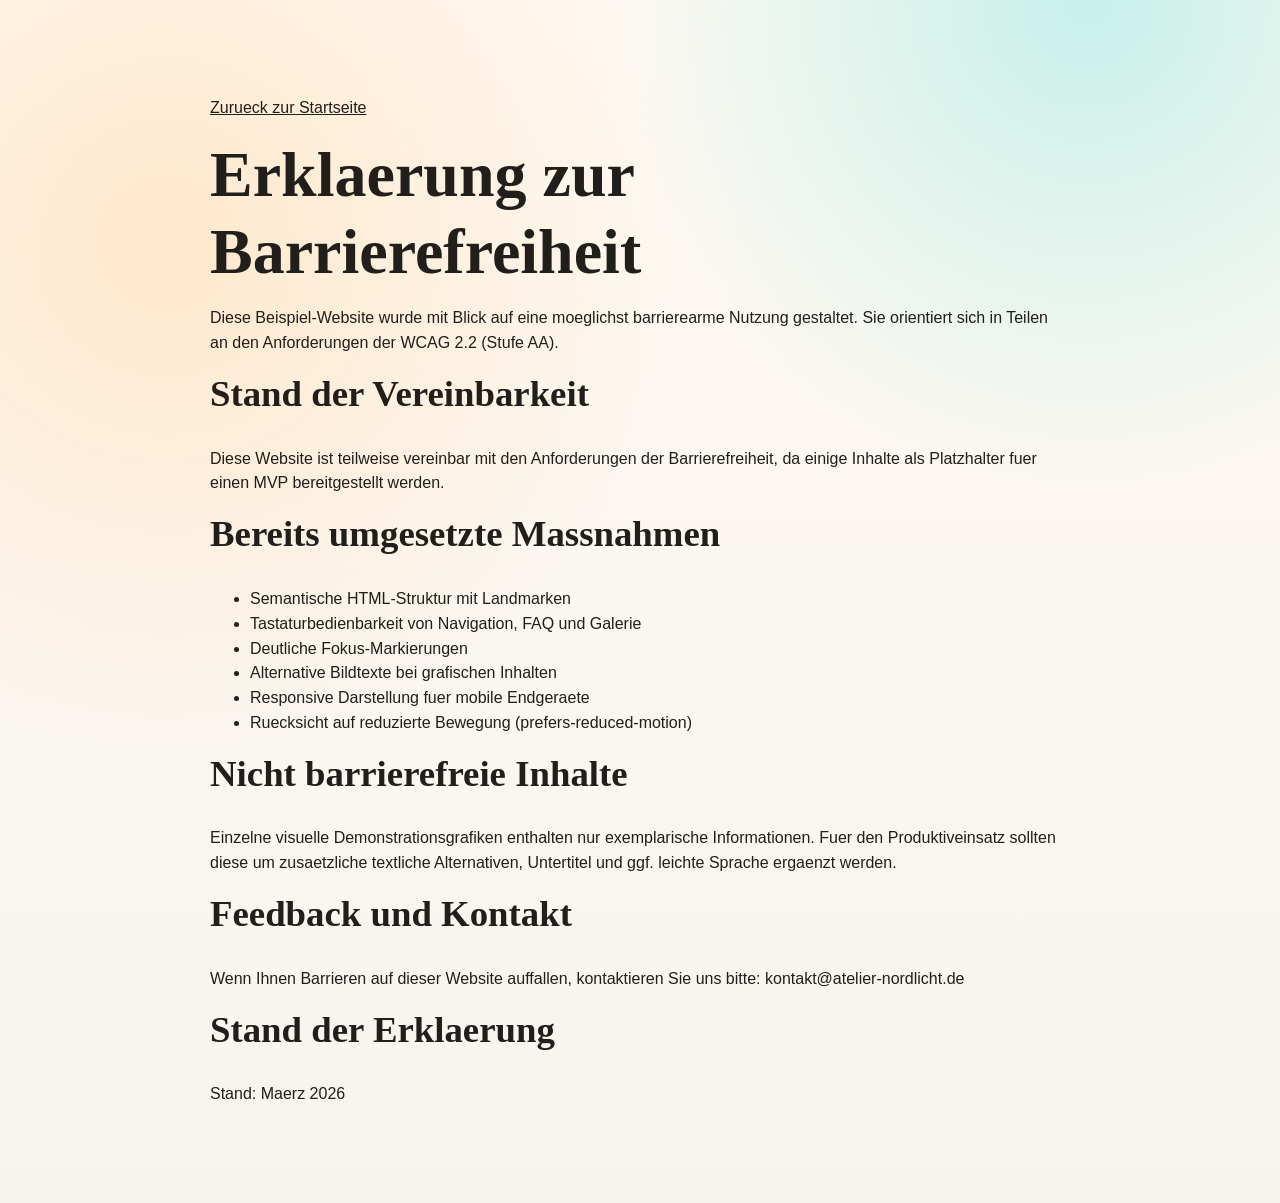
<file: barrierefreiheit.html>
<!DOCTYPE html>
<html lang="de">
  <head>
    <meta charset="UTF-8" />
    <meta name="viewport" content="width=device-width, initial-scale=1.0" />
    <title>Erklaerung zur Barrierefreiheit | Atelier Nordlicht</title>
    <link rel="stylesheet" href="./styles.css" />
  </head>
  <body>
    <main class="section">
      <div class="container" style="max-width: 860px">
        <p><a href="./index.html">Zurueck zur Startseite</a></p>
        <h1>Erklaerung zur Barrierefreiheit</h1>
        <p>
          Diese Beispiel-Website wurde mit Blick auf eine moeglichst barrierearme Nutzung gestaltet.
          Sie orientiert sich in Teilen an den Anforderungen der WCAG 2.2 (Stufe AA).
        </p>

        <h2>Stand der Vereinbarkeit</h2>
        <p>
          Diese Website ist teilweise vereinbar mit den Anforderungen der Barrierefreiheit,
          da einige Inhalte als Platzhalter fuer einen MVP bereitgestellt werden.
        </p>

        <h2>Bereits umgesetzte Massnahmen</h2>
        <ul>
          <li>Semantische HTML-Struktur mit Landmarken</li>
          <li>Tastaturbedienbarkeit von Navigation, FAQ und Galerie</li>
          <li>Deutliche Fokus-Markierungen</li>
          <li>Alternative Bildtexte bei grafischen Inhalten</li>
          <li>Responsive Darstellung fuer mobile Endgeraete</li>
          <li>Ruecksicht auf reduzierte Bewegung (prefers-reduced-motion)</li>
        </ul>

        <h2>Nicht barrierefreie Inhalte</h2>
        <p>
          Einzelne visuelle Demonstrationsgrafiken enthalten nur exemplarische Informationen.
          Fuer den Produktiveinsatz sollten diese um zusaetzliche textliche Alternativen,
          Untertitel und ggf. leichte Sprache ergaenzt werden.
        </p>

        <h2>Feedback und Kontakt</h2>
        <p>
          Wenn Ihnen Barrieren auf dieser Website auffallen, kontaktieren Sie uns bitte:
          kontakt@atelier-nordlicht.de
        </p>

        <h2>Stand der Erklaerung</h2>
        <p>Stand: Maerz 2026</p>
      </div>
    </main>
  </body>
</html>
</file>
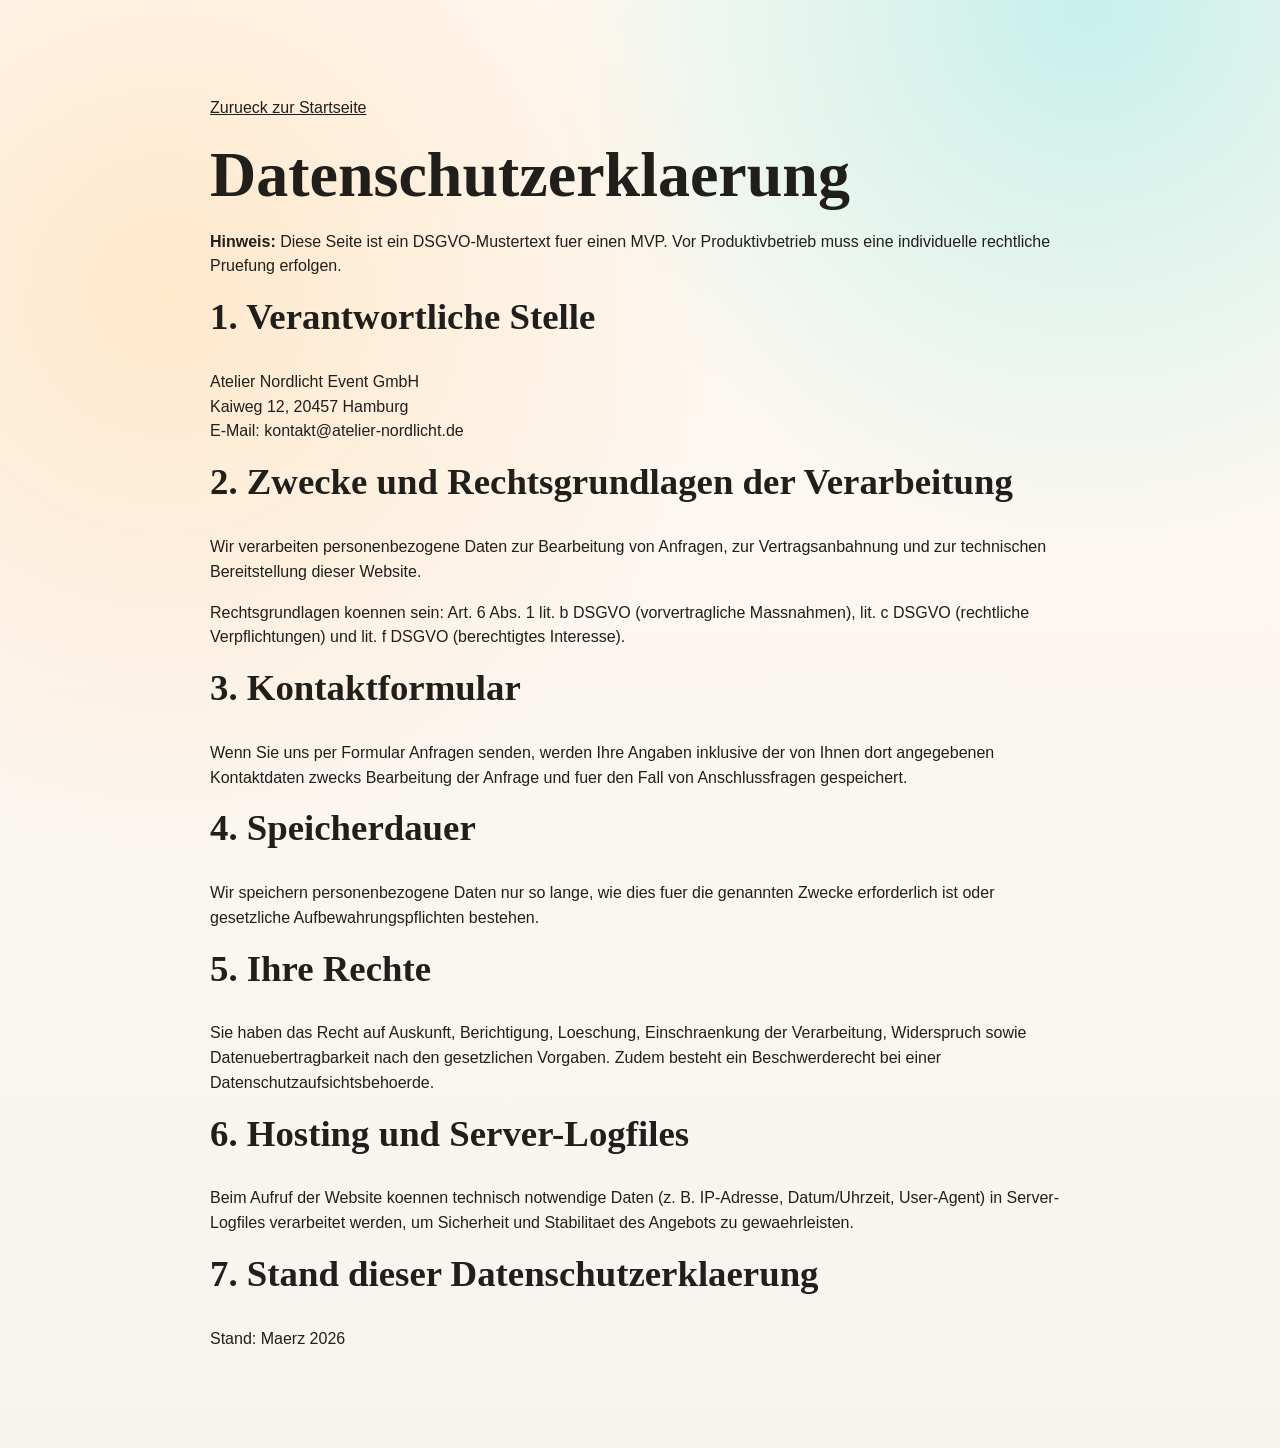
<file: datenschutz.html>
<!DOCTYPE html>
<html lang="de">
  <head>
    <meta charset="UTF-8" />
    <meta name="viewport" content="width=device-width, initial-scale=1.0" />
    <title>Datenschutz | Atelier Nordlicht</title>
    <link rel="stylesheet" href="./styles.css" />
  </head>
  <body>
    <main class="section">
      <div class="container" style="max-width: 860px">
        <p><a href="./index.html">Zurueck zur Startseite</a></p>
        <h1>Datenschutzerklaerung</h1>
        <p>
          <strong>Hinweis:</strong> Diese Seite ist ein DSGVO-Mustertext fuer einen MVP.
          Vor Produktivbetrieb muss eine individuelle rechtliche Pruefung erfolgen.
        </p>

        <h2>1. Verantwortliche Stelle</h2>
        <p>
          Atelier Nordlicht Event GmbH<br />
          Kaiweg 12, 20457 Hamburg<br />
          E-Mail: kontakt@atelier-nordlicht.de
        </p>

        <h2>2. Zwecke und Rechtsgrundlagen der Verarbeitung</h2>
        <p>
          Wir verarbeiten personenbezogene Daten zur Bearbeitung von Anfragen, zur
          Vertragsanbahnung und zur technischen Bereitstellung dieser Website.
        </p>
        <p>
          Rechtsgrundlagen koennen sein: Art. 6 Abs. 1 lit. b DSGVO (vorvertragliche Massnahmen),
          lit. c DSGVO (rechtliche Verpflichtungen) und lit. f DSGVO (berechtigtes Interesse).
        </p>

        <h2>3. Kontaktformular</h2>
        <p>
          Wenn Sie uns per Formular Anfragen senden, werden Ihre Angaben inklusive der
          von Ihnen dort angegebenen Kontaktdaten zwecks Bearbeitung der Anfrage und fuer
          den Fall von Anschlussfragen gespeichert.
        </p>

        <h2>4. Speicherdauer</h2>
        <p>
          Wir speichern personenbezogene Daten nur so lange, wie dies fuer die genannten
          Zwecke erforderlich ist oder gesetzliche Aufbewahrungspflichten bestehen.
        </p>

        <h2>5. Ihre Rechte</h2>
        <p>
          Sie haben das Recht auf Auskunft, Berichtigung, Loeschung, Einschraenkung der
          Verarbeitung, Widerspruch sowie Datenuebertragbarkeit nach den gesetzlichen Vorgaben.
          Zudem besteht ein Beschwerderecht bei einer Datenschutzaufsichtsbehoerde.
        </p>

        <h2>6. Hosting und Server-Logfiles</h2>
        <p>
          Beim Aufruf der Website koennen technisch notwendige Daten (z. B. IP-Adresse,
          Datum/Uhrzeit, User-Agent) in Server-Logfiles verarbeitet werden, um Sicherheit
          und Stabilitaet des Angebots zu gewaehrleisten.
        </p>

        <h2>7. Stand dieser Datenschutzerklaerung</h2>
        <p>Stand: Maerz 2026</p>
      </div>
    </main>
  </body>
</html>
</file>
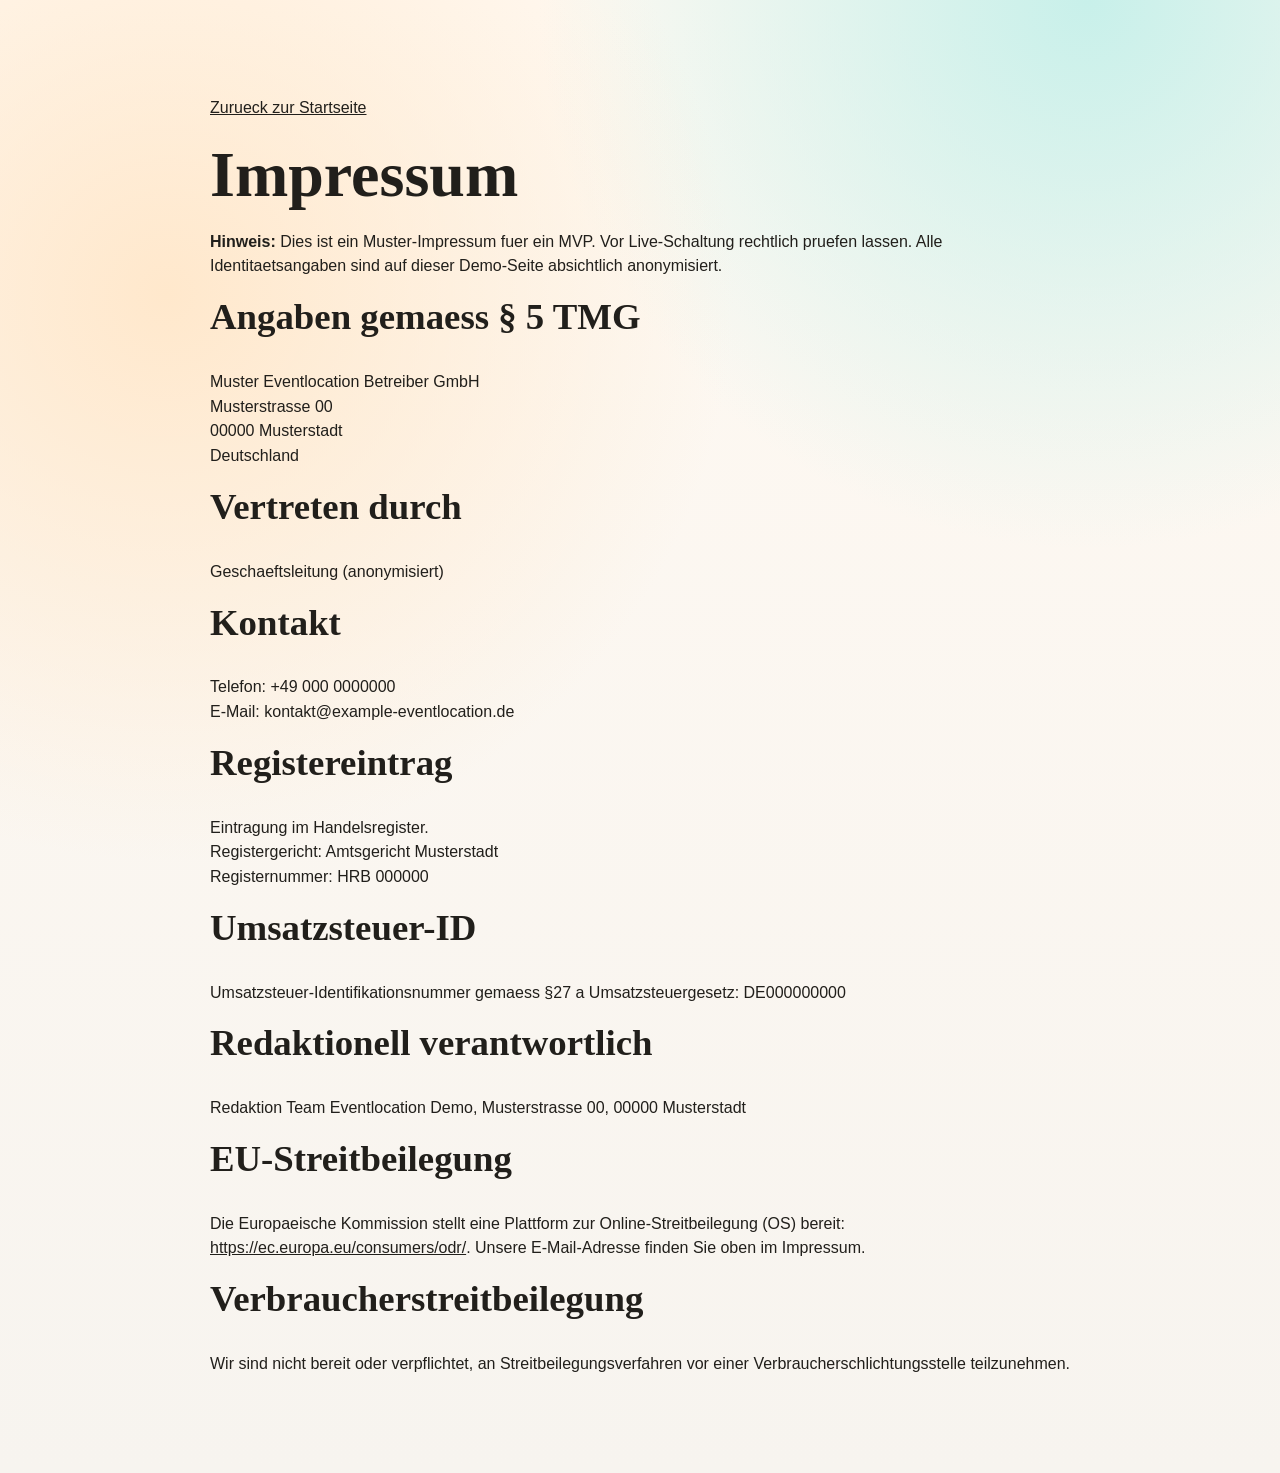
<file: impressum.html>
<!DOCTYPE html>
<html lang="de">
  <head>
    <meta charset="UTF-8" />
    <meta name="viewport" content="width=device-width, initial-scale=1.0" />
    <title>Impressum | Atelier Nordlicht</title>
    <link rel="stylesheet" href="./styles.css" />
  </head>
  <body>
    <main class="section">
      <div class="container" style="max-width: 860px">
        <p><a href="./index.html">Zurueck zur Startseite</a></p>
        <h1>Impressum</h1>
        <p>
          <strong>Hinweis:</strong> Dies ist ein Muster-Impressum fuer ein MVP.
          Vor Live-Schaltung rechtlich pruefen lassen. Alle Identitaetsangaben
          sind auf dieser Demo-Seite absichtlich anonymisiert.
        </p>

        <h2>Angaben gemaess § 5 TMG</h2>
        <p>
          Muster Eventlocation Betreiber GmbH<br />
          Musterstrasse 00<br />
          00000 Musterstadt<br />
          Deutschland
        </p>

        <h2>Vertreten durch</h2>
        <p>Geschaeftsleitung (anonymisiert)</p>

        <h2>Kontakt</h2>
        <p>
          Telefon: +49 000 0000000<br />
          E-Mail: kontakt@example-eventlocation.de
        </p>

        <h2>Registereintrag</h2>
        <p>
          Eintragung im Handelsregister.<br />
          Registergericht: Amtsgericht Musterstadt<br />
          Registernummer: HRB 000000
        </p>

        <h2>Umsatzsteuer-ID</h2>
        <p>Umsatzsteuer-Identifikationsnummer gemaess §27 a Umsatzsteuergesetz: DE000000000</p>

        <h2>Redaktionell verantwortlich</h2>
        <p>Redaktion Team Eventlocation Demo, Musterstrasse 00, 00000 Musterstadt</p>

        <h2>EU-Streitbeilegung</h2>
        <p>
          Die Europaeische Kommission stellt eine Plattform zur Online-Streitbeilegung (OS) bereit:
          <a href="https://ec.europa.eu/consumers/odr/">https://ec.europa.eu/consumers/odr/</a>.
          Unsere E-Mail-Adresse finden Sie oben im Impressum.
        </p>

        <h2>Verbraucherstreitbeilegung</h2>
        <p>
          Wir sind nicht bereit oder verpflichtet, an Streitbeilegungsverfahren vor einer
          Verbraucherschlichtungsstelle teilzunehmen.
        </p>
      </div>
    </main>
  </body>
</html>
</file>
<file: styles.css>
:root {
  --font-head: "Fraunces", "Georgia", serif;
  --font-body: "Work Sans", "Segoe UI", sans-serif;
  --bg: #f7f4ef;
  --bg-secondary: #fff9f2;
  --surface: #fffdf8;
  --surface-strong: #f3ecdf;
  --text: #211f1b;
  --muted: #5d5549;
  --brand: #b1483a;
  --brand-2: #d57255;
  --accent: #0d6c68;
  --focus: #198f6c;
  --line: rgb(0 0 0 / 0.1);
  --shadow: 0 18px 40px rgb(0 0 0 / 0.12);
  --header-bg: rgb(255 250 243 / 0.88);
  --hero-a: #ffe8cc;
  --hero-b: #c8f0ea;
  --footer-bg: #171614;
  --footer-text: #f1ede7;
  --radius: 16px;
}

html[data-theme="dark"] {
  --bg: #0d1117;
  --bg-secondary: #111a24;
  --surface: #141f2d;
  --surface-strong: #1b2a3b;
  --text: #edf3fb;
  --muted: #9db0c8;
  --brand: #ff8a5c;
  --brand-2: #ffb17d;
  --accent: #67e0d2;
  --focus: #89f7e7;
  --line: rgb(255 255 255 / 0.14);
  --shadow: 0 18px 48px rgb(0 0 0 / 0.4);
  --header-bg: rgb(10 16 24 / 0.82);
  --hero-a: #23334f;
  --hero-b: #143742;
  --footer-bg: #090e15;
  --footer-text: #dbe9ff;
}

html[data-theme="effects"] {
  --bg: #fcf8ef;
  --bg-secondary: #f5fff8;
  --surface: #fff;
  --surface-strong: #e9f7ec;
  --text: #1f1b24;
  --muted: #5d5569;
  --brand: #db4e3e;
  --brand-2: #ff8f4f;
  --accent: #01796f;
  --focus: #04ab7f;
  --line: rgb(17 20 31 / 0.12);
  --shadow: 0 22px 50px rgb(34 24 62 / 0.2);
  --header-bg: rgb(255 255 255 / 0.78);
  --hero-a: #ffd9b6;
  --hero-b: #c7f3df;
  --footer-bg: #191427;
  --footer-text: #e9e5f8;
}

* {
  box-sizing: border-box;
}

html,
body {
  margin: 0;
  padding: 0;
}

body {
  font-family: var(--font-body);
  color: var(--text);
  line-height: 1.55;
  background:
    radial-gradient(circle at 13% 20%, var(--hero-a) 0%, transparent 35%),
    radial-gradient(circle at 85% 0%, var(--hero-b) 0%, transparent 30%),
    linear-gradient(180deg, var(--bg-secondary) 0%, var(--bg) 100%);
  transition: background 0.45s ease, color 0.35s ease;
}

html[data-theme="effects"] body::before,
html[data-theme="effects"] body::after {
  content: "";
  position: fixed;
  inset: -30vmax;
  pointer-events: none;
  z-index: -1;
}

html[data-theme="effects"] body::before {
  background:
    radial-gradient(circle at 20% 25%, rgb(255 140 75 / 0.22), transparent 30%),
    radial-gradient(circle at 80% 10%, rgb(0 121 111 / 0.2), transparent 33%),
    radial-gradient(circle at 60% 70%, rgb(219 78 62 / 0.18), transparent 35%);
  animation: glowFloat 14s linear infinite;
}

html[data-theme="effects"] body::after {
  background: repeating-conic-gradient(
    from 0deg,
    rgb(255 255 255 / 0.04) 0deg 8deg,
    transparent 8deg 20deg
  );
  mix-blend-mode: multiply;
  animation: spinSlow 36s linear infinite;
}

@keyframes glowFloat {
  0% {
    transform: translate3d(0, 0, 0);
  }

  50% {
    transform: translate3d(4%, -3%, 0);
  }

  100% {
    transform: translate3d(0, 0, 0);
  }
}

@keyframes spinSlow {
  from {
    transform: rotate(0deg);
  }

  to {
    transform: rotate(360deg);
  }
}

/* ── Effects Theme: Particle Overlay ──────────────────── */
.effects-overlay {
  position: fixed;
  inset: 0;
  pointer-events: none;
  z-index: 0;
  overflow: hidden;
}

.effects-particle {
  position: absolute;
  border-radius: 50%;
  opacity: 0;
  animation: floatUp var(--duration, 9s) ease-in var(--delay, 0s) infinite;
}

@keyframes floatUp {
  0%   { transform: translateY(0)       scale(0);   opacity: 0; }
  8%   { transform: translateY(-8vh)    scale(1);   opacity: 0.85; }
  90%  { transform: translateY(-90vh)   scale(0.6); opacity: 0.5; }
  100% { transform: translateY(-105vh)  scale(0);   opacity: 0; }
}

/* ── Effects Theme: Glassmorphism Cards ───────────────── */
html[data-theme="effects"] .feature-card,
html[data-theme="effects"] .room-card {
  background: rgba(255, 255, 255, 0.65);
  backdrop-filter: blur(14px);
  -webkit-backdrop-filter: blur(14px);
  border: 1px solid rgba(255, 180, 120, 0.35);
  box-shadow:
    0 8px 32px rgba(219, 78, 62, 0.12),
    0 0 0 1px rgba(255, 143, 79, 0.08);
  transition: box-shadow 0.3s ease, transform 0.3s ease;
}

html[data-theme="effects"] .feature-card:hover,
html[data-theme="effects"] .room-card:hover {
  box-shadow:
    0 16px 48px rgba(219, 78, 62, 0.22),
    0 0 0 1.5px rgba(255, 143, 79, 0.3);
  transform: translateY(-4px);
}

/* ── Effects Theme: Animated Gradient Headings ────────── */
html[data-theme="effects"] h1,
html[data-theme="effects"] h2 {
  background: linear-gradient(120deg, #db4e3e 0%, #ff8f4f 35%, #01796f 65%, #db4e3e 100%);
  background-size: 220% 100%;
  -webkit-background-clip: text;
  -webkit-text-fill-color: transparent;
  background-clip: text;
  animation: gradientShift 7s ease infinite;
}

@keyframes gradientShift {
  0%   { background-position: 0%   50%; }
  50%  { background-position: 100% 50%; }
  100% { background-position: 0%   50%; }
}

/* ── Effects Theme: Pulsing CTA Button ───────────────── */
html[data-theme="effects"] .btn-primary {
  animation: buttonPulse 3.5s ease infinite;
}

@keyframes buttonPulse {
  0%, 100% {
    box-shadow: 0 0 18px rgba(219, 78, 62, 0.45), 0 0 36px rgba(255, 143, 79, 0.2);
  }
  50% {
    box-shadow: 0 0 30px rgba(219, 78, 62, 0.8), 0 0 60px rgba(255, 143, 79, 0.45);
  }
}

/* ── Effects Theme: Rotating Border on Hero Visual ─────── */
html[data-theme="effects"] .hero-visual {
  position: relative;
  isolation: isolate;
}

html[data-theme="effects"] .hero-visual::before {
  content: "";
  position: absolute;
  inset: -3px;
  border-radius: calc(var(--radius, 16px) + 3px);
  background: conic-gradient(
    from 0deg,
    #db4e3e 0deg,
    #ff8f4f 90deg,
    #01796f 180deg,
    #9c6ff5 270deg,
    #db4e3e 360deg
  );
  z-index: -1;
  animation: rotateBorder 5s linear infinite;
}

@keyframes rotateBorder {
  from { transform: rotate(0deg);   }
  to   { transform: rotate(360deg); }
}

/* ── Effects Theme: Glowing Stats Cards ──────────────── */
html[data-theme="effects"] .stats-grid article {
  border: 1px solid rgba(255, 143, 79, 0.28);
  animation: cardGlow 4.5s ease infinite alternate;
}

@keyframes cardGlow {
  from {
    box-shadow: 0 4px 20px rgba(219, 78, 62, 0.08);
  }
  to {
    box-shadow: 0 4px 28px rgba(219, 78, 62, 0.28), 0 0 3px rgba(255, 143, 79, 0.35);
  }
}

/* ── Effects Theme: Aurora Section ───────────────────── */
html[data-theme="effects"] .section-contrast {
  background: linear-gradient(
    125deg,
    rgba(255, 217, 182, 0.55) 0%,
    rgba(199, 243, 223, 0.55) 45%,
    rgba(200, 180, 255, 0.45) 100%
  );
  backdrop-filter: blur(4px);
  animation: auroraShift 10s ease infinite alternate;
}

@keyframes auroraShift {
  0%   { background-position: 0%   50%; }
  100% { background-position: 100% 50%; }
}

a {
  color: inherit;
}

img {
  max-width: 100%;
  display: block;
}

.container {
  width: min(1120px, 92vw);
  margin: 0 auto;
}

.skip-link {
  position: absolute;
  left: -999px;
  top: 0;
  background: var(--text);
  color: #fff;
  padding: 0.65rem 1rem;
  z-index: 2000;
}

.skip-link:focus {
  left: 1rem;
  top: 1rem;
}

:focus-visible {
  outline: 3px solid var(--focus);
  outline-offset: 3px;
}

.site-header {
  position: sticky;
  top: 0;
  z-index: 1000;
  backdrop-filter: blur(12px);
  background: var(--header-bg);
  border-bottom: 1px solid var(--line);
}

.header-inner {
  display: grid;
  align-items: center;
  grid-template-columns: auto 1fr auto auto;
  gap: 0.8rem;
  min-height: 74px;
}

.brand {
  display: inline-flex;
  align-items: center;
  gap: 0.6rem;
  text-decoration: none;
}

.brand-mark {
  width: 2rem;
  height: 2rem;
  border-radius: 999px;
  display: grid;
  place-items: center;
  color: #fff;
  background: linear-gradient(145deg, var(--brand), var(--brand-2));
  font-weight: 700;
  font-size: 0.8rem;
}

.brand-text {
  font-family: var(--font-head);
  font-size: 1.2rem;
  font-weight: 700;
}

.main-nav {
  justify-self: end;
}

.main-nav ul {
  list-style: none;
  display: flex;
  gap: 0.3rem;
  margin: 0;
  padding: 0;
  align-items: center;
}

.main-nav a {
  text-decoration: none;
  font-weight: 500;
  color: var(--text);
  padding: 0.5rem 0.75rem;
  border-radius: 8px;
}

.main-nav a:hover {
  background: rgb(0 0 0 / 0.06);
}

html[data-theme="dark"] .main-nav a:hover {
  background: rgb(255 255 255 / 0.1);
}

.nav-cta {
  background: var(--brand);
  color: #fff !important;
}

.nav-cta:hover {
  background: var(--brand-2) !important;
}

.theme-switcher {
  display: inline-flex;
  align-items: center;
  gap: 0.35rem;
  padding: 0.3rem;
  border: 1px solid var(--line);
  background: var(--surface);
  border-radius: 999px;
}

.theme-btn {
  border: 0;
  border-radius: 999px;
  padding: 0.38rem 0.72rem;
  font: inherit;
  font-weight: 600;
  color: var(--text);
  background: transparent;
  cursor: pointer;
}

.theme-btn:hover {
  background: rgb(0 0 0 / 0.08);
}

html[data-theme="dark"] .theme-btn:hover {
  background: rgb(255 255 255 / 0.16);
}

.theme-btn.is-active {
  color: #fff;
  background: linear-gradient(135deg, var(--brand), var(--brand-2));
}

.menu-toggle {
  display: none;
  border: 0;
  background: none;
  width: 2.6rem;
  height: 2.6rem;
  padding: 0.4rem;
  cursor: pointer;
}

.menu-toggle span {
  display: block;
  height: 2px;
  margin: 5px 0;
  background: var(--text);
}

.hero {
  position: relative;
  padding: clamp(2.5rem, 7vw, 6rem) 0 3rem;
  overflow: hidden;
}

.hero-backdrop {
  position: absolute;
  inset: 10% -10% auto auto;
  width: 420px;
  height: 420px;
  border-radius: 50%;
  background: radial-gradient(circle, color-mix(in srgb, var(--brand), transparent 78%) 0%, transparent 66%);
  filter: blur(4px);
  animation: drift 9s ease-in-out infinite;
}

@keyframes drift {
  0%,
  100% {
    transform: translateY(0);
  }

  50% {
    transform: translateY(15px);
  }
}

.hero-grid {
  display: grid;
  gap: 2rem;
  align-items: center;
  grid-template-columns: 1.08fr 0.92fr;
}

.eyebrow {
  text-transform: uppercase;
  letter-spacing: 0.08em;
  color: var(--accent);
  font-weight: 700;
  font-size: 0.82rem;
}

h1,
h2,
h3 {
  font-family: var(--font-head);
  line-height: 1.2;
  margin-top: 0;
}

h1 {
  font-size: clamp(2rem, 6vw, 4rem);
  margin-bottom: 1rem;
}

h2 {
  font-size: clamp(1.5rem, 3vw, 2.3rem);
}

.hero-actions {
  margin: 1.5rem 0;
  display: flex;
  flex-wrap: wrap;
  gap: 0.8rem;
}

.btn {
  display: inline-block;
  border: 0;
  text-decoration: none;
  border-radius: 999px;
  padding: 0.8rem 1.2rem;
  font-weight: 700;
  cursor: pointer;
}

.btn-primary {
  background: linear-gradient(135deg, var(--brand), var(--brand-2));
  color: #fff;
}

.btn-primary:hover {
  filter: brightness(0.95);
}

.btn-ghost {
  border: 2px solid var(--line);
  color: var(--text);
}

.highlights {
  list-style: none;
  display: flex;
  flex-wrap: wrap;
  gap: 0.8rem;
  padding: 0;
  margin: 1rem 0 0;
}

.highlights li {
  background: color-mix(in srgb, var(--surface), transparent 4%);
  border: 1px solid var(--line);
  padding: 0.45rem 0.75rem;
  border-radius: 999px;
  font-weight: 500;
}

.hero-visual {
  margin: 0;
  background: var(--surface);
  border: 1px solid var(--line);
  border-radius: var(--radius);
  box-shadow: var(--shadow);
  overflow: hidden;
}

.hero-visual figcaption {
  padding: 0.75rem 1rem;
  color: var(--muted);
  font-size: 0.9rem;
}

.stats {
  padding-bottom: 2rem;
}

.stats-grid {
  display: grid;
  grid-template-columns: repeat(4, minmax(0, 1fr));
  gap: 1rem;
}

.stats-grid article {
  background: var(--surface);
  border: 1px solid var(--line);
  border-radius: 14px;
  padding: 1rem;
  text-align: center;
}

.stat-number {
  font-weight: 700;
  font-size: 1.5rem;
  margin: 0;
}

.stat-label {
  margin: 0.2rem 0 0;
  color: var(--muted);
}

.section {
  padding: clamp(2.5rem, 7vw, 5rem) 0;
}

.section-showcase {
  background: linear-gradient(140deg, color-mix(in srgb, var(--bg-secondary), #fff 35%), var(--surface-strong));
}

.section-contrast {
  background: linear-gradient(180deg, color-mix(in srgb, var(--surface-strong), #fff 8%), color-mix(in srgb, var(--bg), #fff 5%));
}

.section-head {
  margin-bottom: 1.5rem;
}

.cards-3,
.room-grid {
  display: grid;
  grid-template-columns: repeat(3, minmax(0, 1fr));
  gap: 1rem;
}

.feature-card,
.room-card {
  background: var(--surface);
  border: 1px solid var(--line);
  border-radius: var(--radius);
  padding: 1.2rem;
}

.purpose-card {
  overflow: hidden;
}

.purpose-card img {
  width: 100%;
  border-radius: 12px;
  margin-bottom: 0.9rem;
  border: 1px solid var(--line);
}

.room-card .meta {
  color: var(--muted);
  font-weight: 600;
}

.gallery-grid {
  display: grid;
  grid-template-columns: repeat(3, minmax(0, 1fr));
  gap: 0.8rem;
}

.gallery-item {
  border: 0;
  padding: 0;
  background: none;
  border-radius: 12px;
  overflow: hidden;
  cursor: pointer;
  min-height: 120px;
}

.gallery-item img {
  width: 100%;
  height: 100%;
  object-fit: cover;
  transition: transform 0.3s ease;
}

.gallery-item:hover img {
  transform: scale(1.04);
}

.testimonials {
  display: grid;
  gap: 1rem;
}

.testimonials blockquote {
  margin: 0;
  background: var(--surface);
  border-left: 6px solid var(--brand);
  border-radius: 8px;
  padding: 1rem 1rem 1rem 1.2rem;
}

.testimonials cite {
  display: block;
  margin-top: 0.6rem;
  color: var(--muted);
  font-style: normal;
  font-weight: 600;
}

.faq-list {
  display: grid;
  gap: 0.7rem;
}

.faq-item {
  background: var(--surface);
  border-radius: 12px;
  border: 1px solid var(--line);
  overflow: hidden;
}

.faq-item h3 {
  margin: 0;
}

.faq-item button {
  width: 100%;
  text-align: left;
  border: 0;
  background: var(--surface);
  color: var(--text);
  padding: 1rem;
  font: inherit;
  font-weight: 700;
  cursor: pointer;
}

.faq-content {
  padding: 0 1rem;
  max-height: 0;
  overflow: hidden;
  transition: max-height 0.3s ease, padding 0.3s ease;
}

.faq-item.open .faq-content {
  max-height: 180px;
  padding: 0 1rem 1rem;
}

.section-form {
  background: linear-gradient(140deg, color-mix(in srgb, var(--surface), #fff 8%) 0%, color-mix(in srgb, var(--hero-b), #fff 65%) 100%);
}

.form-layout {
  display: grid;
  grid-template-columns: 0.95fr 1.05fr;
  gap: 1.5rem;
}

#anfrage-form {
  background: var(--surface);
  border: 1px solid var(--line);
  border-radius: 16px;
  padding: 1rem;
}

.form-grid {
  display: grid;
  gap: 0.55rem;
}

label {
  font-weight: 600;
}

input,
select,
textarea {
  width: 100%;
  font: inherit;
  color: var(--text);
  border: 1px solid color-mix(in srgb, var(--line), var(--muted) 35%);
  border-radius: 10px;
  padding: 0.62rem 0.72rem;
  background: var(--surface);
}

.checkline {
  display: grid;
  grid-template-columns: auto 1fr;
  gap: 0.6rem;
  align-items: start;
  margin: 0.3rem 0 0.8rem;
}

.checkline input {
  width: 1rem;
  height: 1rem;
  margin-top: 0.2rem;
}

.form-note {
  color: var(--muted);
  margin-bottom: 0;
}

.form-status {
  font-weight: 600;
  min-height: 1.2rem;
}

.form-status.error {
  color: #af2b2b;
}

.form-status.success {
  color: #1c724b;
}

.contact-list {
  list-style: none;
  padding: 0;
}

.site-footer {
  background: var(--footer-bg);
  color: var(--footer-text);
  padding: 2rem 0;
}

.footer-grid {
  display: grid;
  grid-template-columns: 1fr auto;
  gap: 2rem;
}

.site-footer ul {
  list-style: none;
  padding: 0;
  margin: 0;
  display: grid;
  gap: 0.4rem;
}

.site-footer a {
  color: var(--footer-text);
}

dialog {
  border: 0;
  border-radius: 16px;
  width: min(95vw, 900px);
  padding: 0;
  background: var(--surface);
  color: var(--text);
}

dialog::backdrop {
  background: rgb(0 0 0 / 0.72);
}

#lightbox-image {
  width: 100%;
  max-height: 75vh;
  object-fit: contain;
  background: #111;
}

#lightbox-caption {
  margin: 0;
  padding: 0.8rem 1rem 1rem;
}

.lightbox-close-wrap {
  text-align: right;
  padding: 0.6rem;
}

.lightbox-close {
  border: 0;
  background: var(--text);
  color: #fff;
  border-radius: 999px;
  padding: 0.45rem 0.8rem;
  cursor: pointer;
}

@media (max-width: 1080px) {
  .header-inner {
    grid-template-columns: auto auto 1fr;
  }

  .main-nav {
    order: 4;
    justify-self: stretch;
    grid-column: 1 / -1;
  }
}

@media (max-width: 980px) {
  .hero-grid,
  .form-layout,
  .cards-3,
  .room-grid {
    grid-template-columns: 1fr;
  }

  .gallery-grid {
    grid-template-columns: repeat(2, minmax(0, 1fr));
  }

  .stats-grid {
    grid-template-columns: repeat(2, minmax(0, 1fr));
  }
}

@media (max-width: 760px) {
  .header-inner {
    grid-template-columns: auto auto 1fr;
  }

  .theme-switcher {
    justify-self: end;
  }

  .menu-toggle {
    display: block;
  }

  .main-nav {
    position: absolute;
    top: 74px;
    left: 0;
    right: 0;
    background: var(--surface);
    border-bottom: 1px solid var(--line);
    transform: translateY(-130%);
    transition: transform 0.25s ease;
    z-index: 1100;
  }

  .main-nav ul {
    flex-direction: column;
    align-items: stretch;
    padding: 0.7rem;
  }

  .main-nav.open {
    transform: translateY(0);
  }

  .footer-grid {
    grid-template-columns: 1fr;
  }

  .theme-btn {
    padding-inline: 0.6rem;
    font-size: 0.88rem;
  }
}

@media (prefers-reduced-motion: reduce) {
  *,
  *::before,
  *::after {
    animation: none !important;
    transition: none !important;
    scroll-behavior: auto !important;
  }
}
</file>
